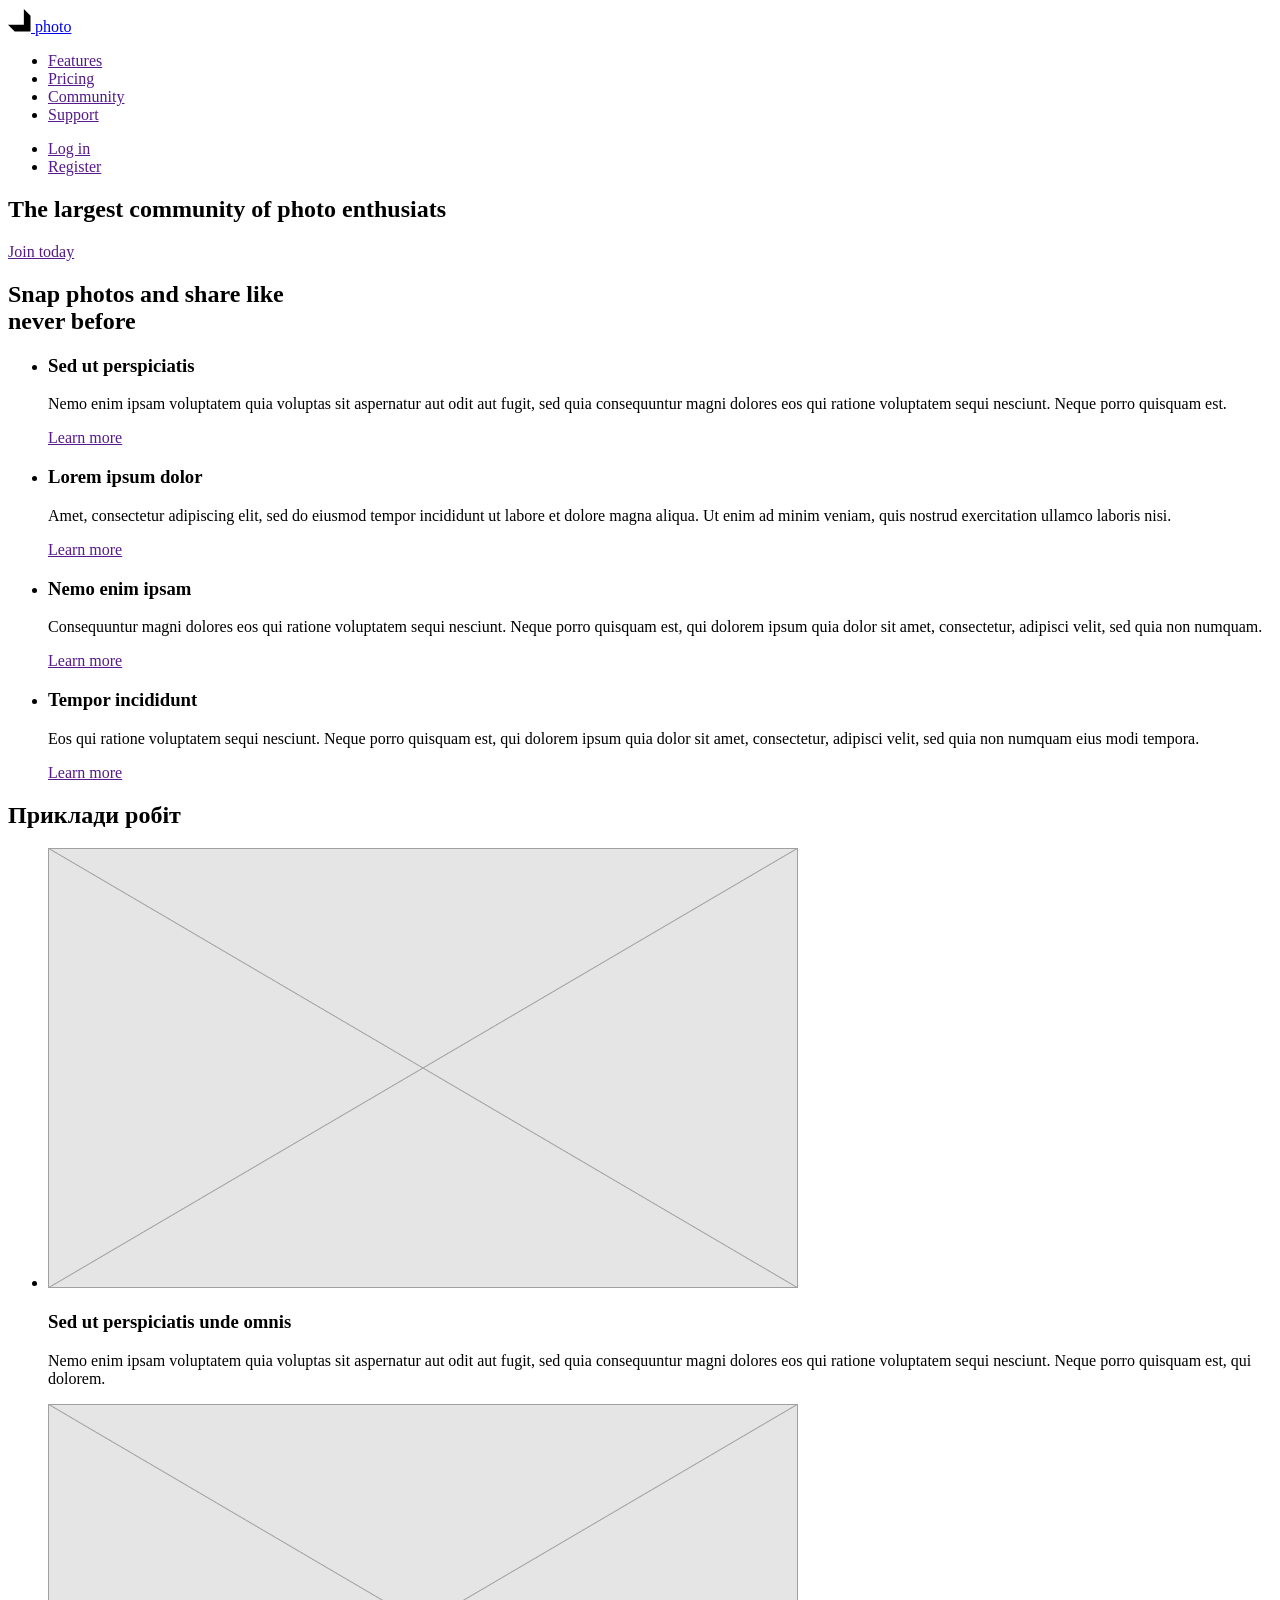
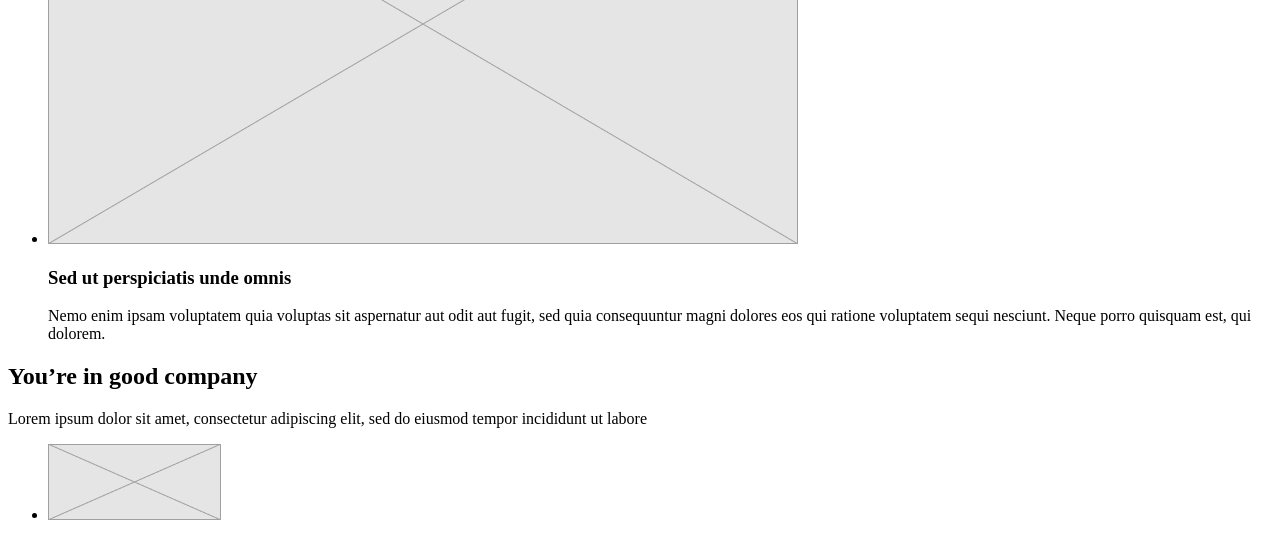
<file: index.html>
<!DOCTYPE html>
<html lang="en">
<head>
    <meta charset="UTF-8">
    <meta http-equiv="X-UA-Compatible" content="IE=edge">
    <meta name="viewport" content="width=device-width, initial-scale=1.0">
    <title>maket1</title>
</head>
<body>
    <!-- Шапка -->
    <header>
        <nav>
        <a href="/">
            <img src="./images/logo.svg" alt="логотип компании"/>
            photo
        </a>
        
        <ul>
            <li><a href="">Features</a></li>
            <li><a href="">Pricing</a></li>
            <li><a href="">Community</a></li>
            <li><a href="">Support</a></li>
        </ul>

        <ul>
            <li><a href="">Log in</a></li>
            <li><a href="">Register</a></li>
        </ul>
    </nav>
    </header>
    <!-- Герой -->
    <div>
        <section>
            <h1>The largest community of photo enthusiats</h1>
            <a href="">Join today</a>
        </section>
    </div>
    <!-- Преимущество -->
    <section>
        <h2>Snap photos and share like <br> never before</h2>
        <ul>
            <li>
                <h3>Sed ut perspiciatis</h3>
                <p>Nemo enim ipsam voluptatem quia voluptas sit aspernatur aut odit aut fugit, sed quia consequuntur magni dolores eos qui ratione voluptatem sequi nesciunt. Neque porro quisquam est.</p>
                <a href="">Learn more</a>
            </li>
            <li>
                <h3>Lorem ipsum dolor</h3>
                <p>Amet, consectetur adipiscing elit, sed do eiusmod tempor incididunt ut labore et dolore magna aliqua. Ut enim ad minim veniam, quis nostrud exercitation ullamco laboris nisi.</p>
                <a href="">Learn more</a>
            </li>
            <li>
                <h3>Nemo enim ipsam</h3>
                <p>Consequuntur magni dolores eos qui ratione voluptatem sequi nesciunt. Neque porro quisquam est, qui dolorem ipsum quia dolor sit amet, consectetur, adipisci velit, sed quia non numquam.</p>
                <a href="">Learn more</a>
            </li>
            <li>
                <h3>Tempor incididunt</h3>
                <p>Eos qui ratione voluptatem sequi nesciunt. Neque porro quisquam est, qui dolorem ipsum quia dolor sit amet, consectetur, adipisci velit, sed quia non numquam eius modi tempora.</p>
                <a href="">Learn more</a>
            </li>
        </ul>
    </section>

<!-- примеры работ -->
    <section>
        <h2>Приклади робіт</h2>
        <ul>
            <li>
                <img src="./images/Rectangle.png" alt="приклад1" width="750">
                <h3>Sed ut perspiciatis unde omnis</h3>
                <p>Nemo enim ipsam voluptatem quia voluptas sit aspernatur aut odit aut fugit, sed quia consequuntur magni dolores eos qui ratione voluptatem sequi nesciunt. Neque porro quisquam est, qui dolorem.</p>
            </li>
            <li>
                <img src="./images/Rectangle.png" alt="приклад2" width="750">
                <h3>Sed ut perspiciatis unde omnis</h3>
                <p>Nemo enim ipsam voluptatem quia voluptas sit aspernatur aut odit aut fugit, sed quia consequuntur magni dolores eos qui ratione voluptatem sequi nesciunt. Neque porro quisquam est, qui dolorem.</p>
            </li>
        </ul>
    </section>

    <section>
        <h2>You’re in good company</h2>
        <p>Lorem ipsum dolor sit amet, consectetur adipiscing elit, sed do eiusmod tempor incididunt ut labore</p>
        <ul>
            <li>
                <a href="">
                <img src="./images/Rectangle (1).png" alt="Логотип1">
                </a>
            </li>
        </ul>
    </section>


</body>
</html>
</file>
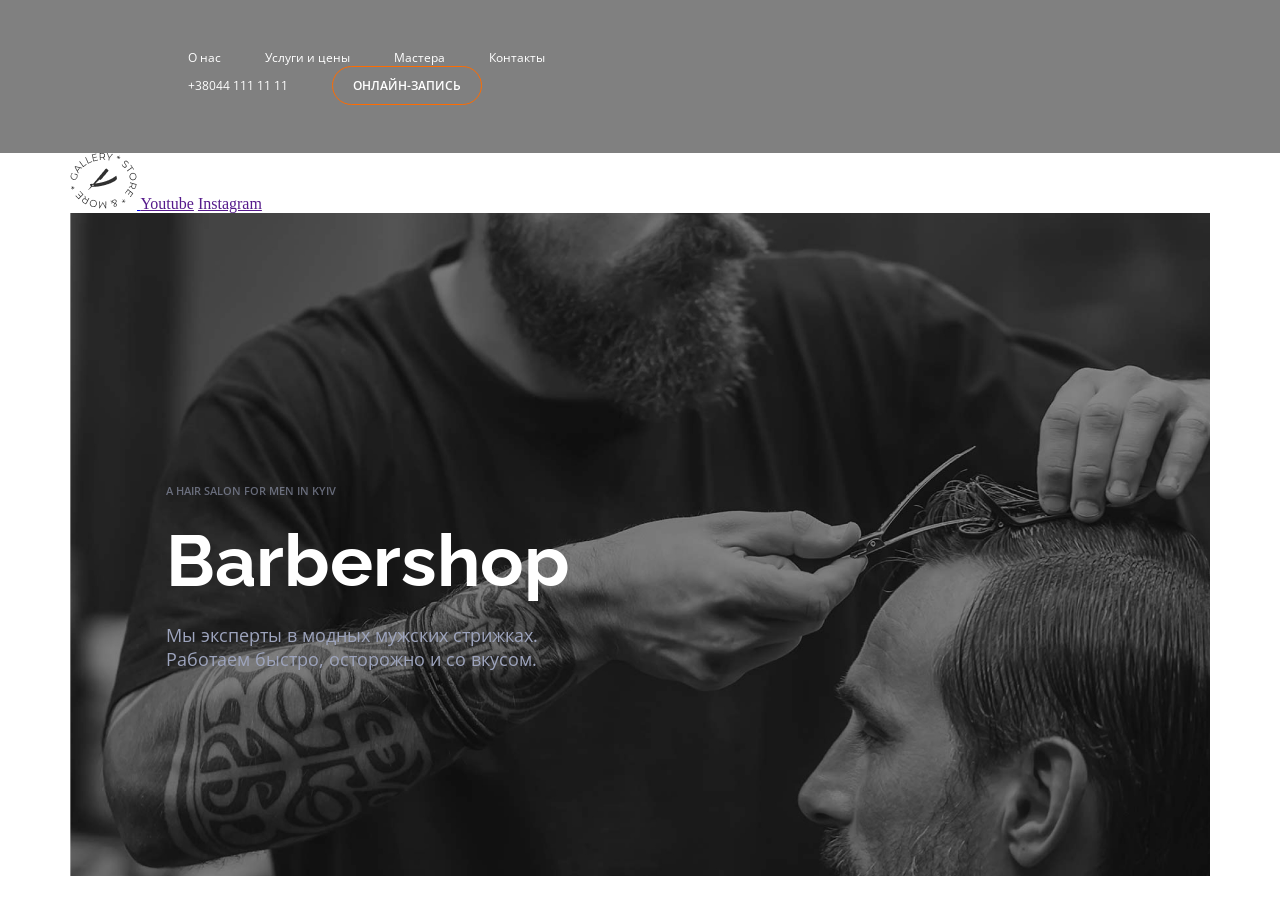
<file: barbershop.html>
<!DOCTYPE html>
<html lang="en">
<head>
    <meta charset="UTF-8">
    <meta http-equiv="X-UA-Compatible" content="IE=edge">
    <meta name="viewport" content="width=device-width, initial-scale=1.0">
    <title>Barbershop</title>
    <link href="https://fonts.googleapis.com/css2?family=Open+Sans:wght@400;600;700&family=Raleway:wght@700&display=swap" rel="stylesheet" >
    <link rel="stylesheet" href="./css/barbershop.css">
    
</head>


<body>
<header class="header">
    <nav class="navigation">
      <a href="#hero" class="navigation-link">О нас</a>
      <a href="#prices" class="navigation-link">Услуги и цены</a>
      <a href="#masters" class="navigation-link">Мастера</a>
      <a href="#contactus" class="navigation-link">Контакты</a>
    </nav> 

    <div class="div contact">
    <a href="tel:+380441111111" class="phone">+38044 111 11 11</a>
    <button class="reserv">Онлайн-запись</button>
    </div>
</header>

<main>
       <section class="hero" id="hero">
        <div class="container">
          <div class="social">
           <a href="#hero" class="logo">
               <img src="./images/Logobarber.png" alt="logo" class="logo-img">
           </a>
           <a href="" class="yotube">Youtube</a>
           <a href="" class="instagram">Instagram</a>
           </div>
           <div class="hero-container">
              <p class="intro">A hair salon for men in Kyiv</p>
              <h1 class="title">Barbershop</h1>
              <p class="hero-description">Мы эксперты в модных мужских стрижках. 
                Работаем быстро, осторожно и со вкусом.</p>
           </div>
        </div>
       </section>
       <section class="description"></section>
       <section class="prices" id="prices"></section>
       <section class="info"></section>
       <section class="masters" id="masters"></section>
       <section class="gallery"></section>
       <section class="contact-us" id="contactus"></section>
</main>

<footer class="footer">
</footer>
</body>

</html>
</file>
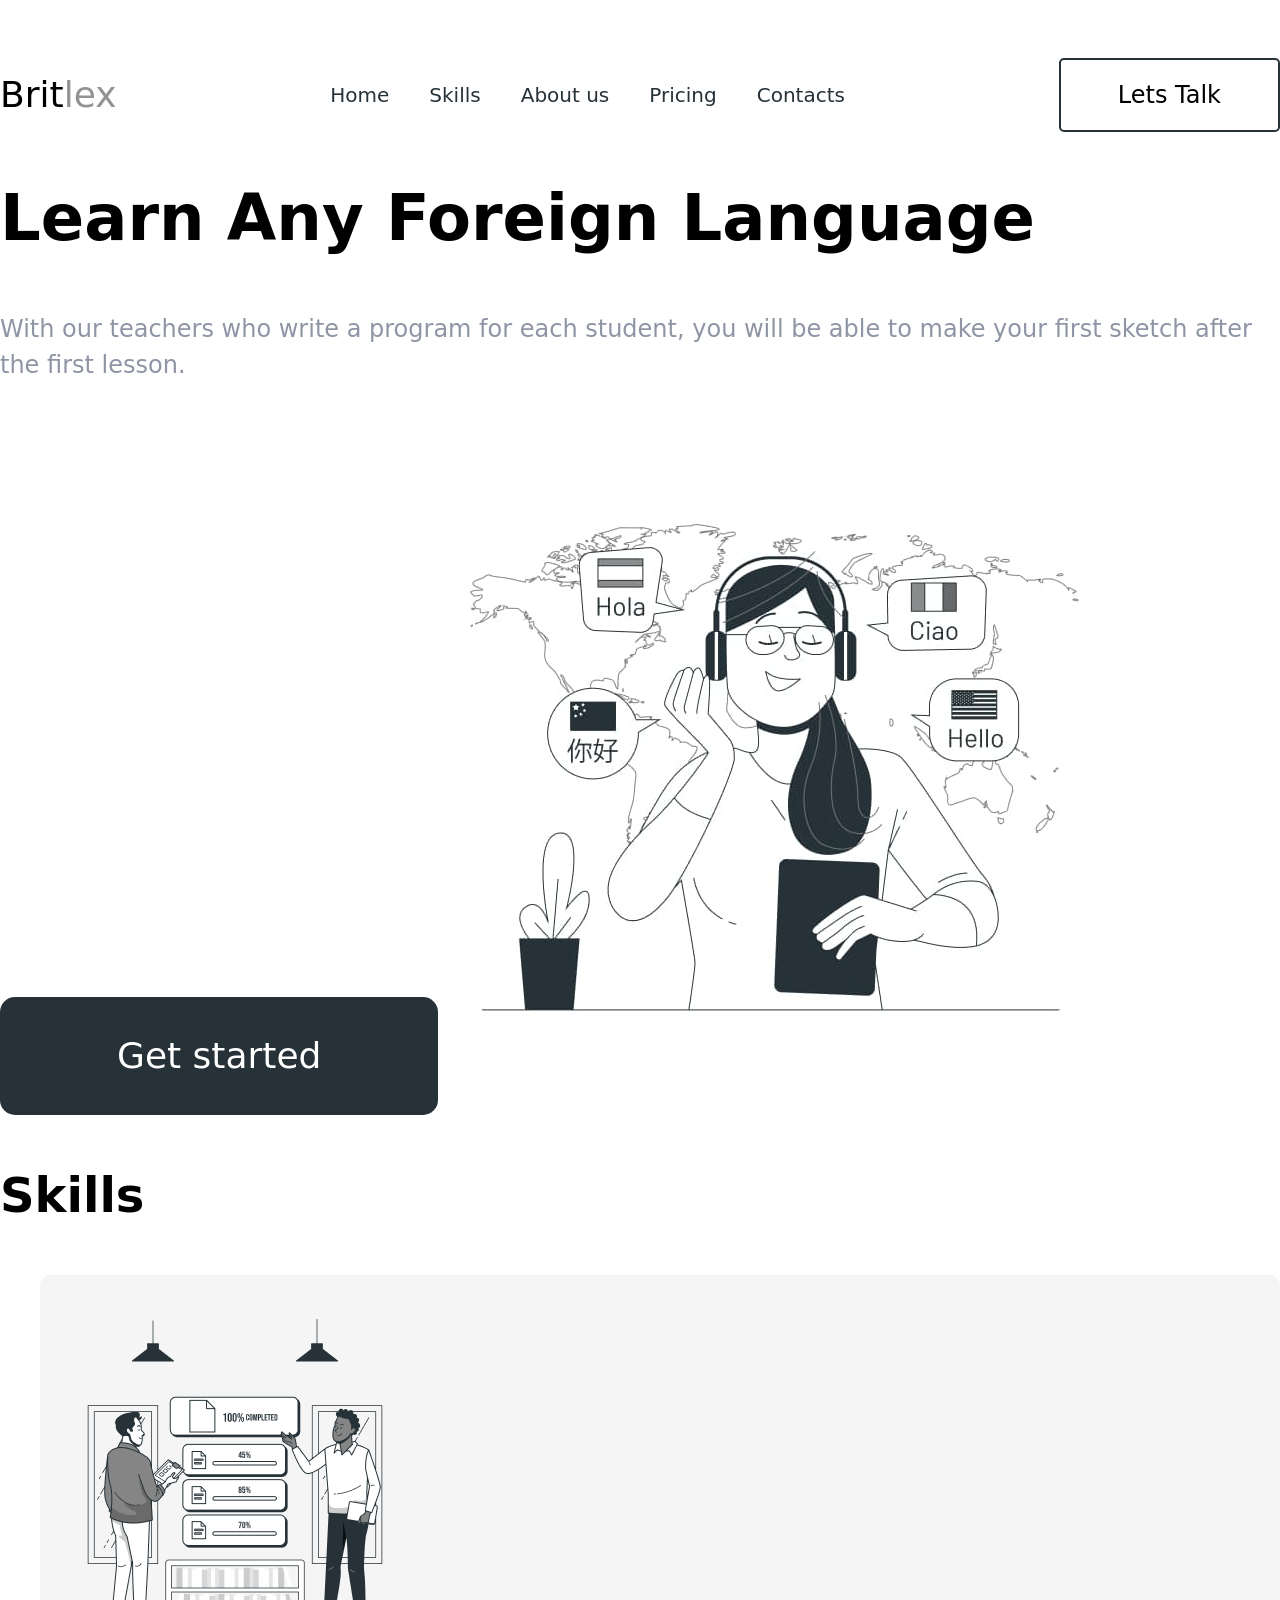
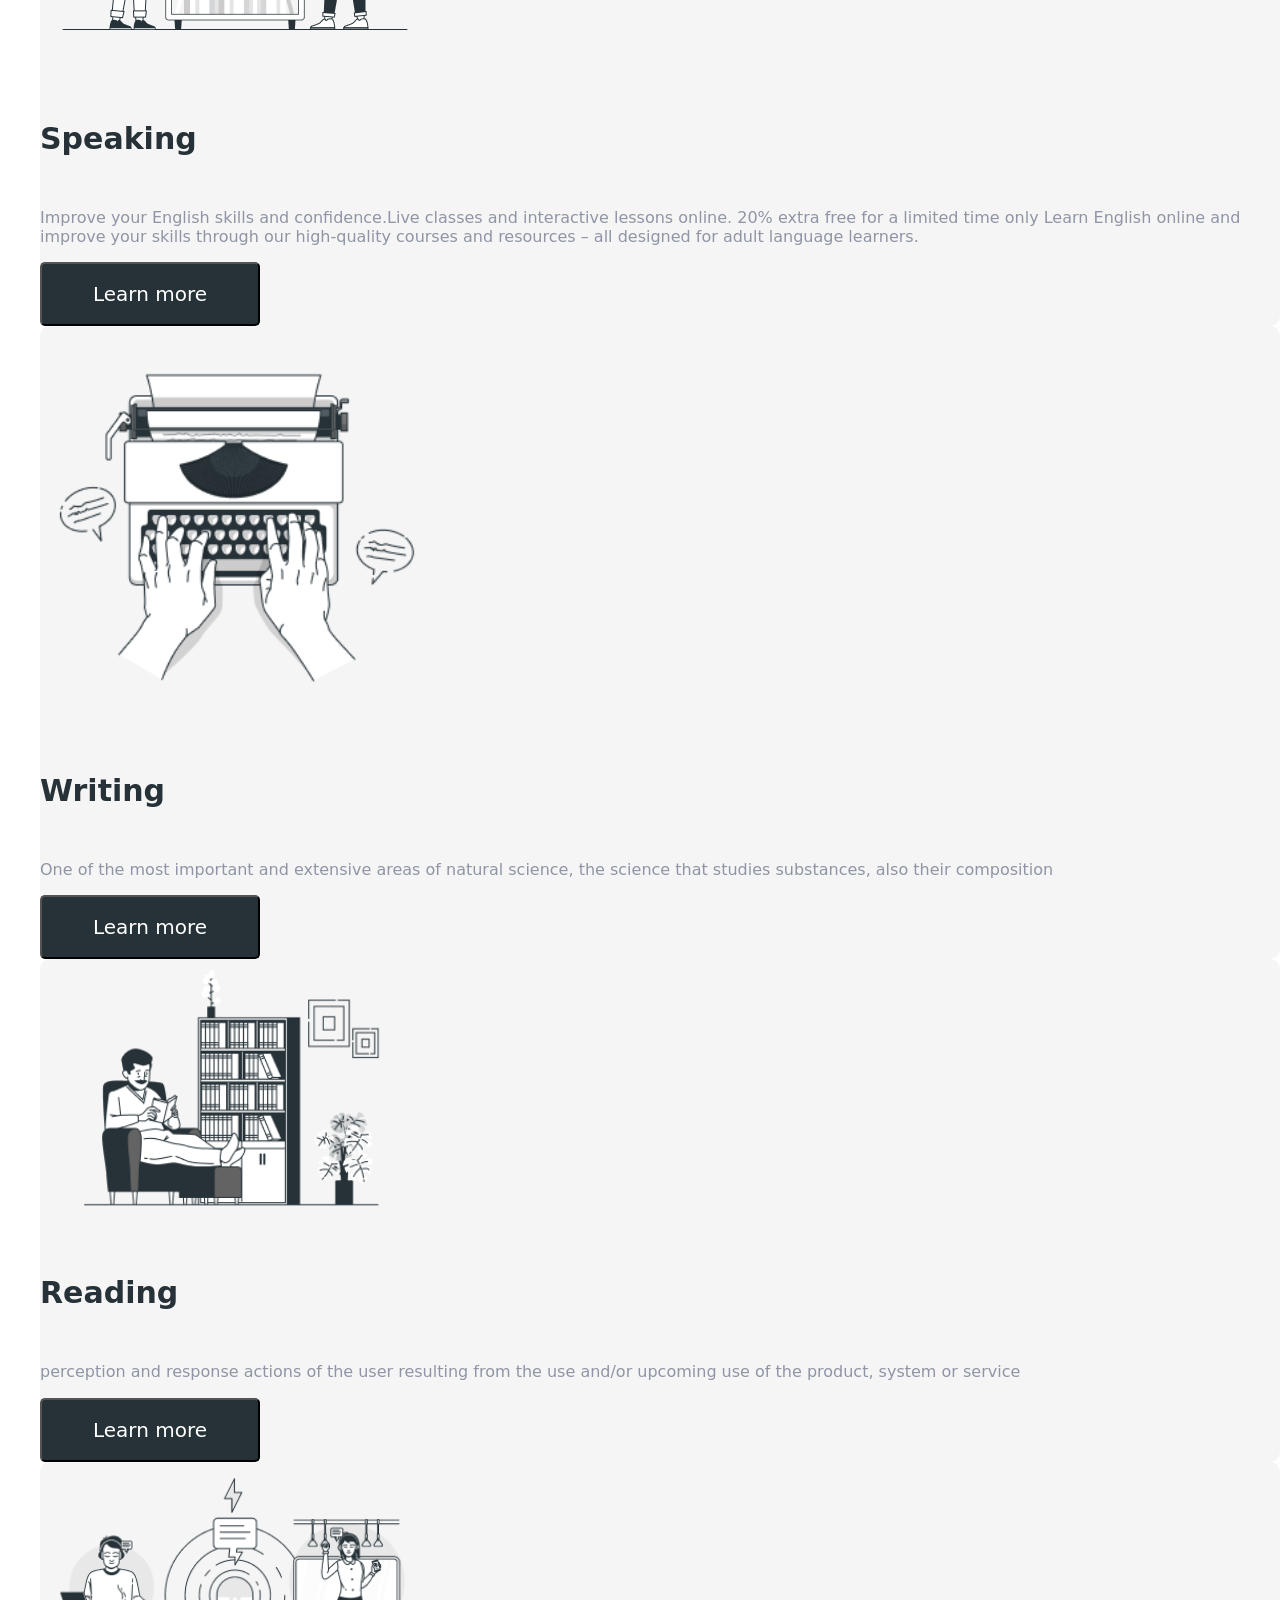
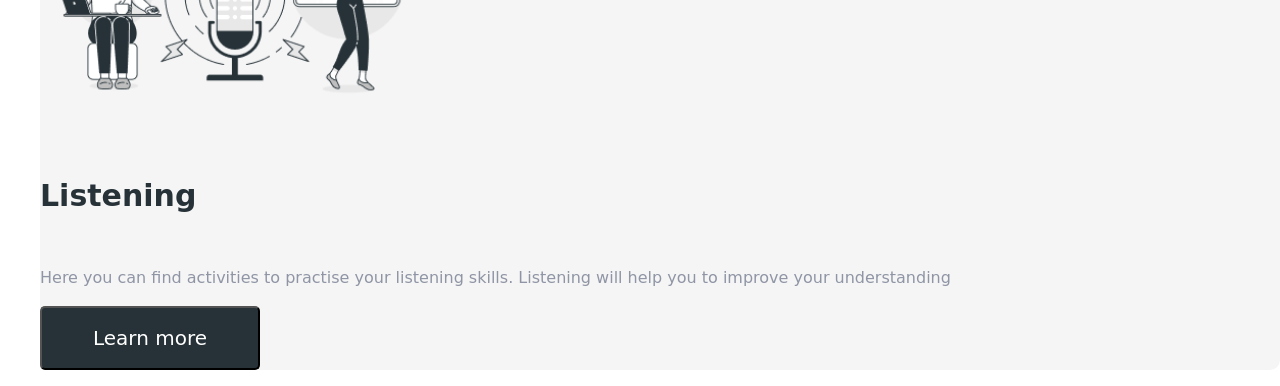
<file: britlex.html>
<!DOCTYPE html>
<html lang="en">
<head>
    <meta charset="UTF-8">
    <meta http-equiv="X-UA-Compatible" content="IE=edge">
    <meta name="viewport" content="width=device-width, initial-scale=1.0">
    <link rel="stylesheet" href="./css/britlex.css">
    <link rel="stylesheet" href="https://cdnjs.cloudflare.com/ajax/libs/modern-normalize/1.1.0/modern-normalize.css">
    <link rel="stylesheet" href="https://fonts.googleapis.com/css2?family=Poppins:wght@400;500;600&family=Raleway:wght@700&display=swap">
    <title>Britlex</title>
</head>
<body>
    <header class="header">
        <div class="container">
        <a class="link site-logo" href="/">Brit<span class="site-logo-accent">lex</span></a>
        <nav>
            <ul class="nav-list list">
                <li class="nav-item"><a class="link" href="">Home</a></li>
                <li class="nav-item"><a class="link" href="#skills">Skills</a></li>
                <li class="nav-item"><a class="link" href="">About us</a></li>
                <li class="nav-item"><a class="link" href="">Pricing</a></li>
                <li class="nav-item"><a class="link" href="">Contacts</a></li>   
            </ul>
        </nav>
       <button type="button" class="header-btn">Lets Talk</button>
        </div>
    </header>


    <section class="section">
        <div class="container">
        <h1 class="hero-title">Learn Any Foreign Language</h1>
        <p class="hero-description">With our teachers who write a program for each student, you will be able to make your first sketch after the first lesson.</p>
        <button class="button hero-btn" type="button">Get started</button>
        <img src="./images/img1.jpg" alt="girl" width="661" height="661">
        </div>
    </section>

    <section id="skills" class="section">
     
        <h2 class="section-title">Skills</h2>
        <ul class="list">
            <li class="skills-item">
            <img src="./images/speaking.png" alt="speak" width="390px">
            <h3 class="skills-list-title">Speaking</h3>
            <p>Improve your English skills and confidence.Live classes and interactive lessons online. 20% extra free for a limited time only
                Learn English online and improve your skills through our high-quality courses and resources – all designed for adult language learners.</p>
            <button class="skills-btn">Learn more</button>
            </li>

            <li class="skills-item">
            <img src="./images/writing.png" alt="writing" width="390px">
            <h3 class="skills-list-title">Writing</h3>
            <p>One of the most important and extensive areas of natural science, the science that studies substances, also their composition </p>
            <button class="skills-btn">Learn more</button>
            </li>

            <li class="skills-item">
            <img src="./images/reading.png" alt="reading" width="390px">
            <h3 class="skills-list-title">Reading</h3>
            <p>perception and response actions of the user resulting from the use and/or upcoming use of the product, system or service</p>
            <button class="skills-btn">Learn more</button>
            </li>

            <li class="skills-item">
            <img src="./images/listening.png" alt="listening" width="390px">
            <h3 class="skills-list-title">Listening</h3>
            <p class="skills-list-text">Here you can find activities to practise your listening skills. Listening will help you to improve your understanding </p>
            <button class="skills-btn">Learn more</button>
            </li>
        </ul>
        
    </section>



    
</body>

</html>
</file>
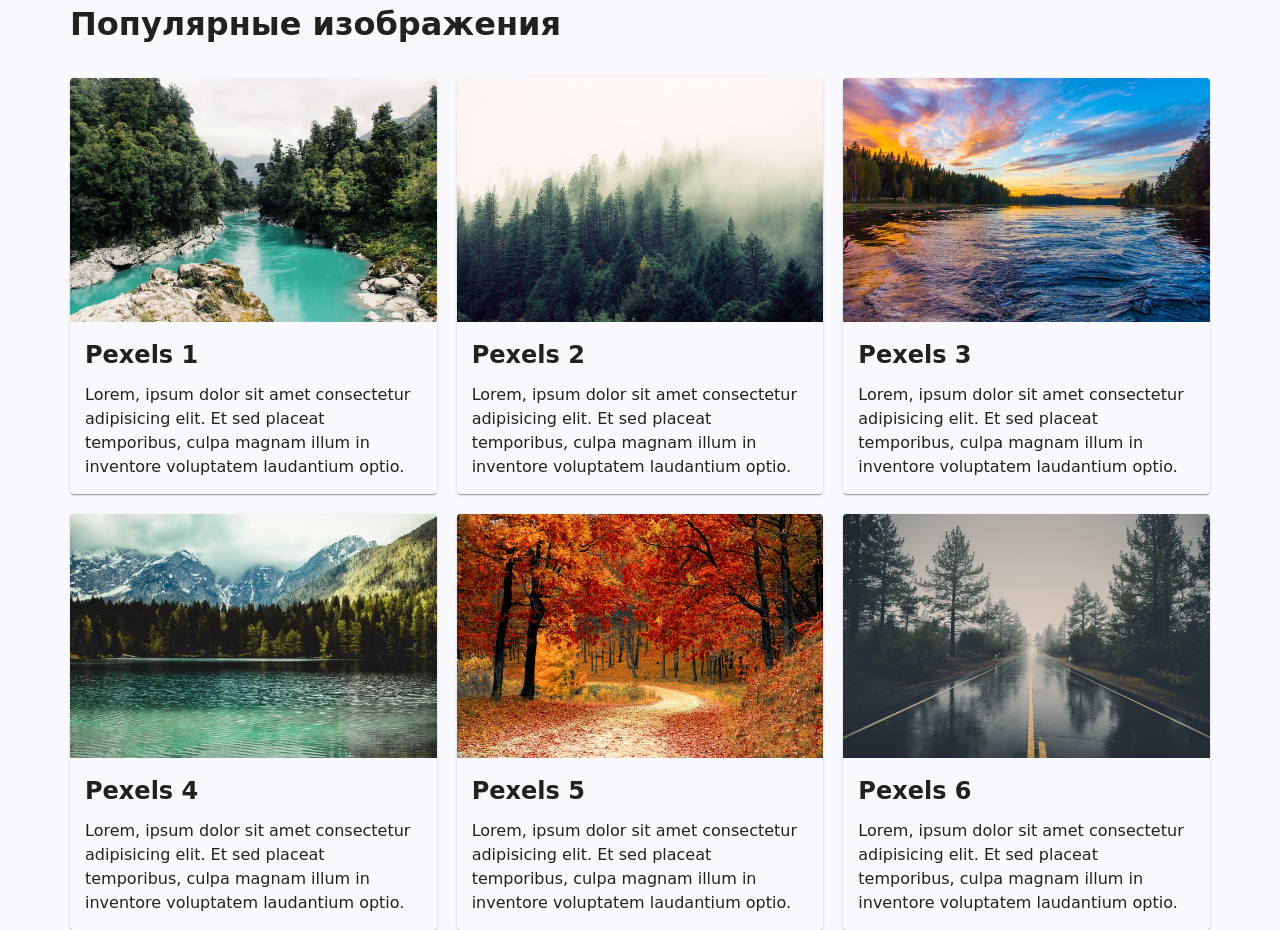
<file: flex.html>
<!DOCTYPE html>
<html lang="ru">
  <head>
    <meta charset="UTF-8" />
    <meta name="viewport" content="width=device-width, initial-scale=1.0" />
    <title>Сетка элементов на флексах</title>
    <link
      rel="stylesheet"
      href="https://cdnjs.cloudflare.com/ajax/libs/modern-normalize/1.0.0/modern-normalize.min.css"
      integrity="sha512-ISS7cAi1PEhQ8jnbJpJZMd29NlhNj4AWYyLOSp2CE/CsHxTCu+r+t0D2yoJudVrd0/8fTVPUVDzY5Tvli75u/g=="
      crossorigin="anonymous"
    />
    <link rel="stylesheet" href="css/flex.css" />
  </head>
  <body>
    <div class="container">
      <h1 class="page-title">Популярные изображения</h1>

      <ul class="card-set">
        <li class="item">
          <article class="card">
            <div class="card-thumb">
              <img src="images/pexels-1.jpg" alt="" />
            </div>

            <div class="card-content">
              <h2 class="card-heading">Pexels 1</h2>
              <p class="card-text">
                Lorem, ipsum dolor sit amet consectetur adipisicing elit. Et sed
                placeat temporibus, culpa magnam illum in inventore voluptatem
                laudantium optio.
              </p>
            </div>
          </article>
        </li>

        <li class="item">
          <article class="card">
            <div class="card-thumb">
              <img src="images/pexels-2.jpg" alt="" />
            </div>

            <div class="card-content">
              <h2 class="card-heading">Pexels 2</h2>
              <p class="card-text">
                Lorem, ipsum dolor sit amet consectetur adipisicing elit. Et sed
                placeat temporibus, culpa magnam illum in inventore voluptatem
                laudantium optio.
              </p>
            </div>
          </article>
        </li>

        <li class="item">
          <article class="card">
            <div class="card-thumb">
              <img src="images/pexels-3.jpg" alt="" />
            </div>

            <div class="card-content">
              <h2 class="card-heading">Pexels 3</h2>
              <p class="card-text">
                Lorem, ipsum dolor sit amet consectetur adipisicing elit. Et sed
                placeat temporibus, culpa magnam illum in inventore voluptatem
                laudantium optio.
              </p>
            </div>
          </article>
        </li>

        <li class="item">
          <article class="card">
            <div class="card-thumb">
              <img src="images/pexels-4.jpg" alt="" />
            </div>

            <div class="card-content">
              <h2 class="card-heading">Pexels 4</h2>
              <p class="card-text">
                Lorem, ipsum dolor sit amet consectetur adipisicing elit. Et sed
                placeat temporibus, culpa magnam illum in inventore voluptatem
                laudantium optio.
              </p>
            </div>
          </article>
        </li>

        <li class="item">
          <article class="card">
            <div class="card-thumb">
              <img src="images/pexels-5.jpg" alt="" />
            </div>

            <div class="card-content">
              <h2 class="card-heading">Pexels 5</h2>
              <p class="card-text">
                Lorem, ipsum dolor sit amet consectetur adipisicing elit. Et sed
                placeat temporibus, culpa magnam illum in inventore voluptatem
                laudantium optio.
              </p>
            </div>
          </article>
        </li>

        <li class="item">
          <article class="card">
            <div class="card-thumb">
              <img src="images/pexels-6.jpg" alt="" />
            </div>

            <div class="card-content">
              <h2 class="card-heading">Pexels 6</h2>
              <p class="card-text">
                Lorem, ipsum dolor sit amet consectetur adipisicing elit. Et sed
                placeat temporibus, culpa magnam illum in inventore voluptatem
                laudantium optio.
              </p>
            </div>
          </article>
        </li>
      </ul>
    </div>
  </body>
</html>
</file>
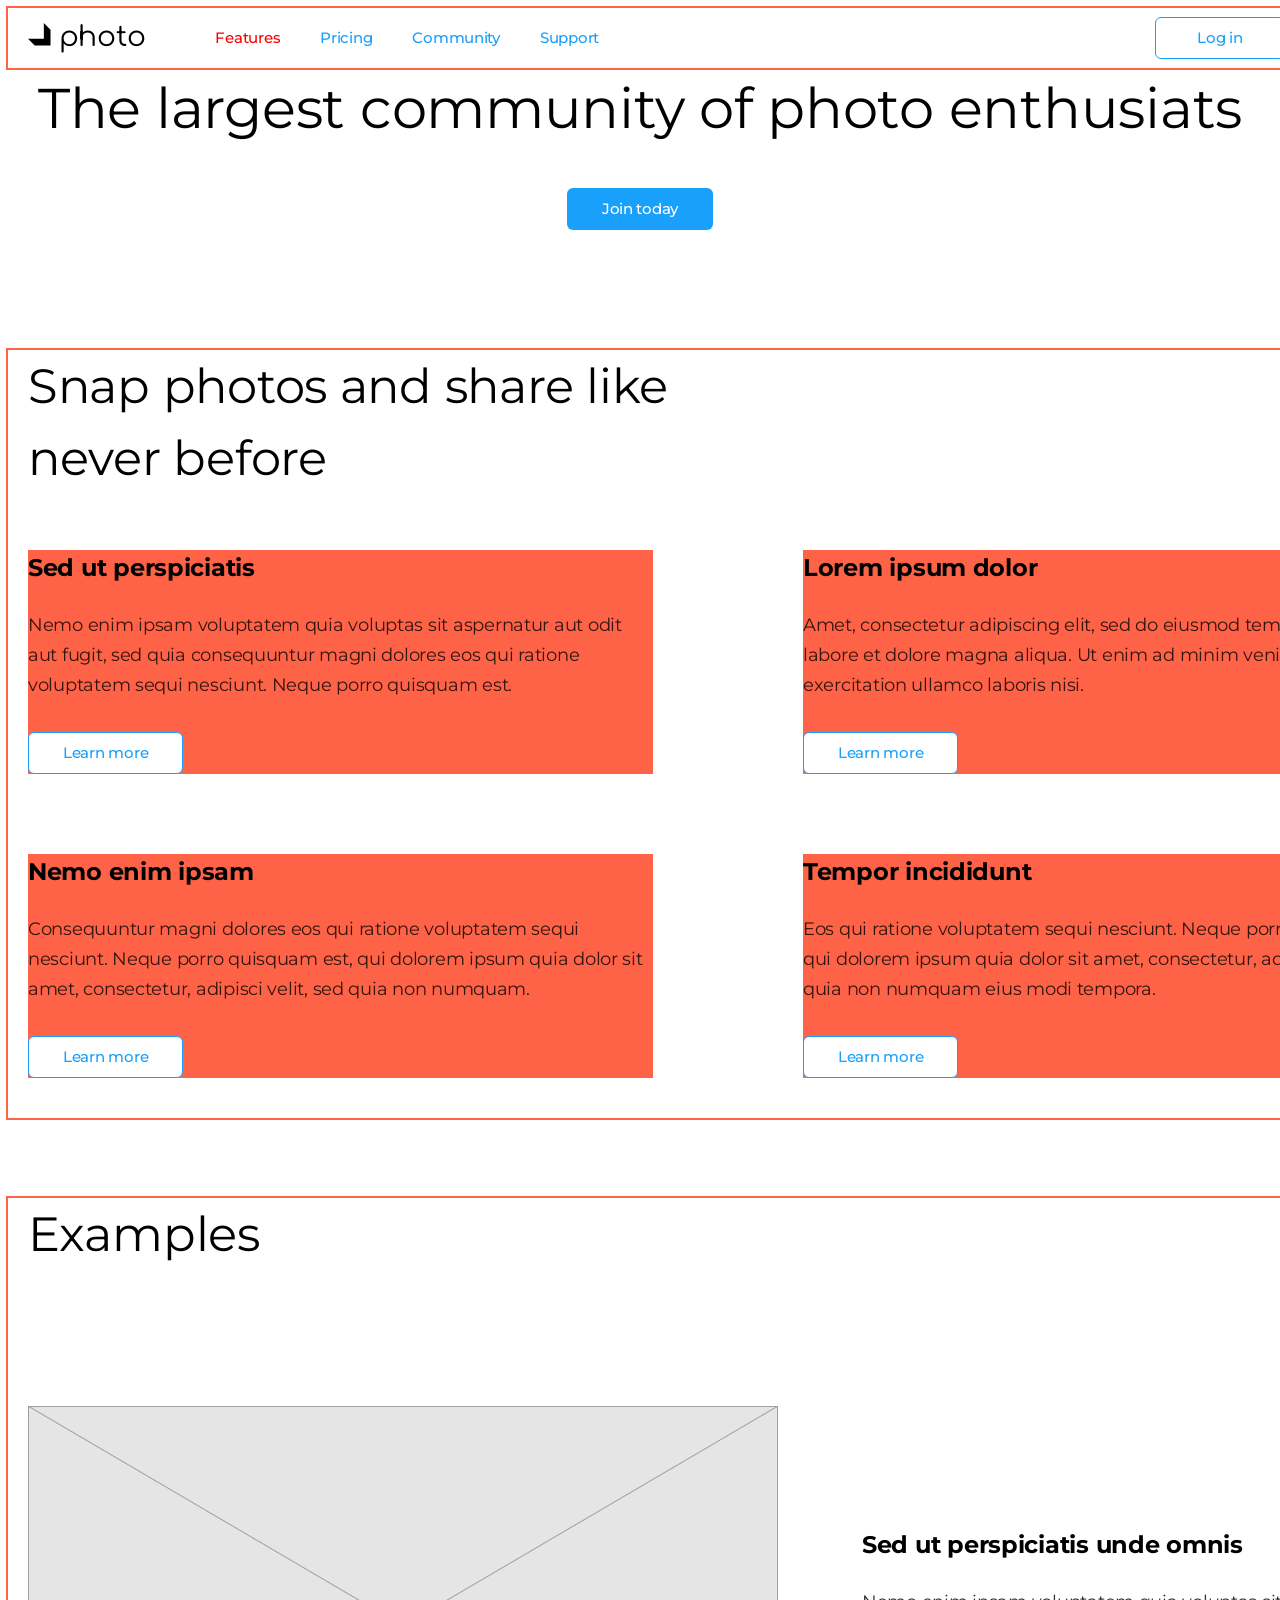
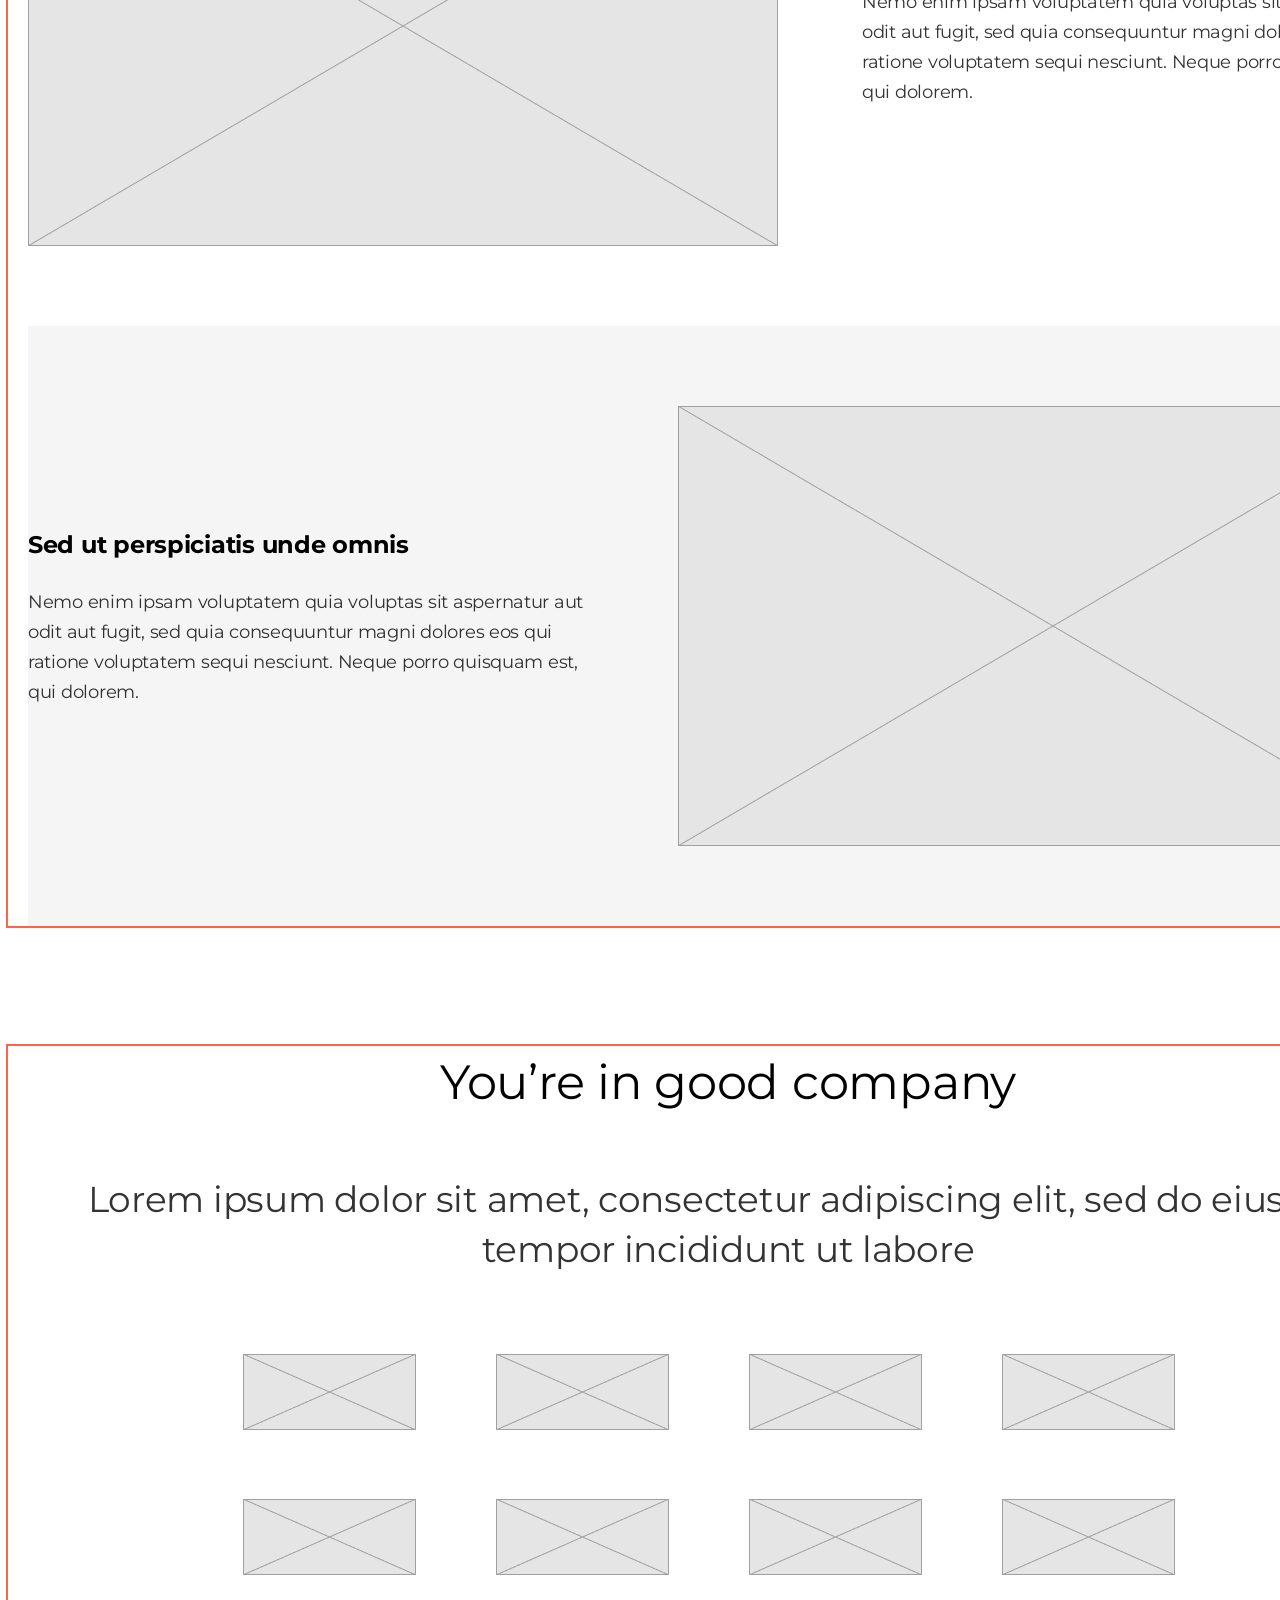
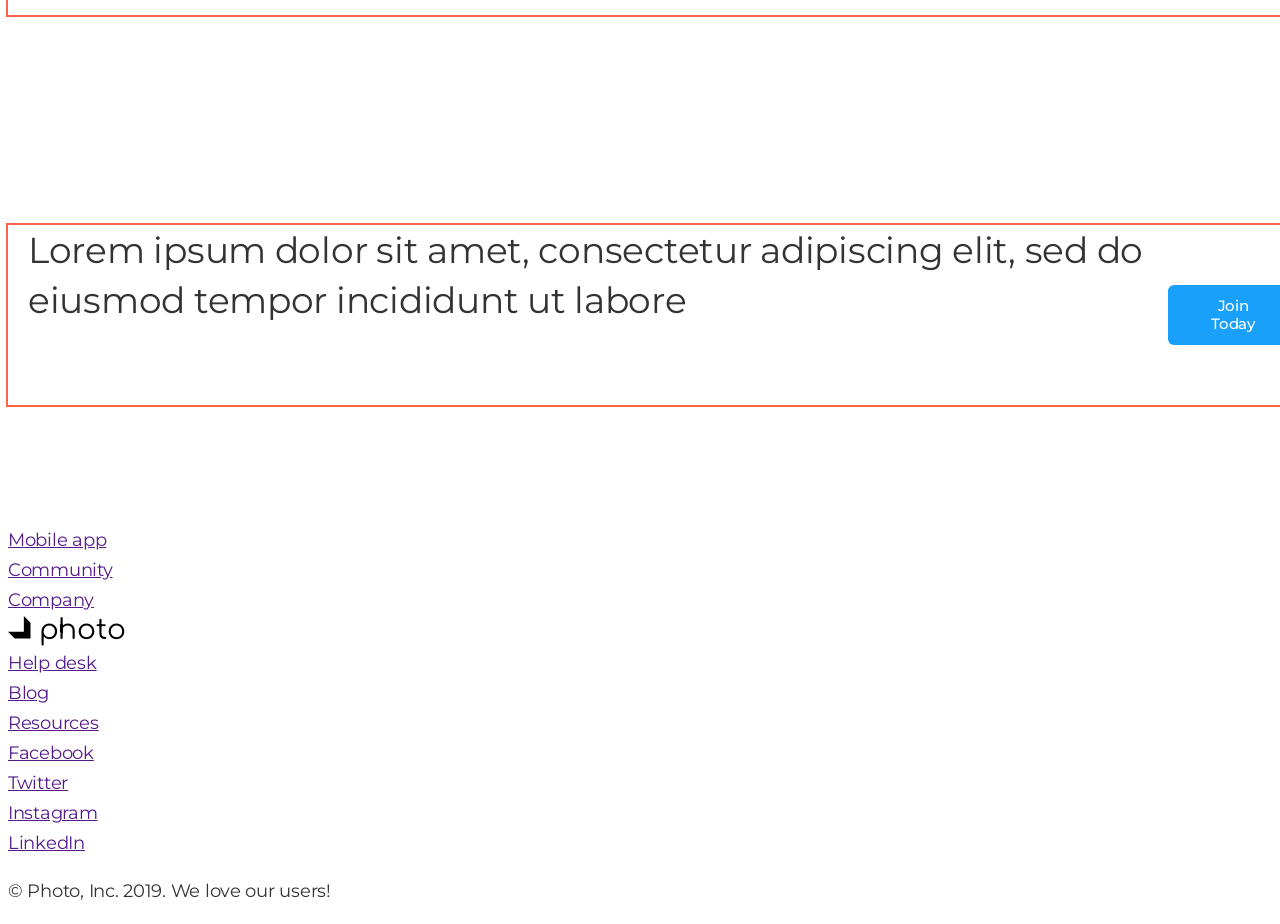
<file: maket1.html>
<!DOCTYPE html>
<html lang="en">
<head>
    <meta charset="UTF-8">
    <meta http-equiv="X-UA-Compatible" content="IE=edge">
    <meta name="viewport" content="width=device-width, initial-scale=1.0">
    <title>maket1</title>
    <link href="https://fonts.googleapis.com/css2?family=Comfortaa&family=Montserrat:wght@400;500;700&display=swap"
    rel="stylesheet"/>
    <link rel="stylesheet" href="./css/styles.css">
</head>

<body class="page">
<!-- Шапка -->
    <header class="page-header">
        <nav class="container main-nav">
        <a href="" class="logo">
            <img src="./images/logo.svg" alt="логотип компании"/>
            photo
        </a>
        
        <ul class="site-nav list">
            <li class="site-nav item"><a href="" class ="link current">Features</a></li>
            <li class="site-nav item"><a href="" class ="link">Pricing</a></li>
            <li class="site-nav item"><a href="" class ="link">Community</a></li>
            <li class="site-nav item"><a href="" class ="link">Support</a></li>
        </ul>

        <ul class="auth-nav list">
            <li class="item"><a href="" class="button secondary">Log in</a></li>
            <li class="item"><a href="" class="button primary">Register</a></li>
        </ul>
    </nav>
    </header>
<main>
<!-- Герой -->
   <section class="hero">
            <h1 class="hero-title">The largest community of photo enthusiats</h1>
            <a href="" class="button primary">Join today</a>
   </section>

<!-- Преимущество -->
    <section class="section">
        <div class="container">
        <h2 class="section-title">Snap photos and share like <br> never before</h2>
        
        <ul class="feature-list list">
            <li class="feature-list item">
                <h3 class="title">Sed ut perspiciatis</h3>
                <p>Nemo enim ipsam voluptatem quia voluptas sit aspernatur aut odit aut fugit, sed quia consequuntur magni dolores eos qui ratione voluptatem sequi nesciunt. Neque porro quisquam est.</p>
                <a href="" class="button secondary">Learn more</a>
            </li>
            <li class="feature-list item">
                <h3 class="title">Lorem ipsum dolor</h3>
                <p>Amet, consectetur adipiscing elit, sed do eiusmod tempor incididunt ut labore et dolore magna aliqua. Ut enim ad minim veniam, quis nostrud exercitation ullamco laboris nisi.</p>
                <a href="" class="button secondary">Learn more</a>
            </li>
            <li class="feature-list item">
                <h3 class="title">Nemo enim ipsam</h3>
                <p>Consequuntur magni dolores eos qui ratione voluptatem sequi nesciunt. Neque porro quisquam est, qui dolorem ipsum quia dolor sit amet, consectetur, adipisci velit, sed quia non numquam.</p>
                <a href="" class="button secondary">Learn more</a>
            </li>
            <li class="feature-list item">
                <h3 class="title">Tempor incididunt</h3>
                <p>Eos qui ratione voluptatem sequi nesciunt. Neque porro quisquam est, qui dolorem ipsum quia dolor sit amet, consectetur, adipisci velit, sed quia non numquam eius modi tempora.</p>
                <a href="" class="button secondary">Learn more</a>
            </li>
        </ul>
        </div>
    </section>

<!-- Примеры работ -->
     <section class="section no-padding">
        <div class="container">
        <h2 class="section-title">Examples</h2>
        <ul class="work-list list">
            <li class="item">
                <img src="./images/Rectangle.png" alt="приклад1" width="750">
                <div class="content">
                <h3 class="title">Sed ut perspiciatis unde omnis</h3>
                <p>Nemo enim ipsam voluptatem quia voluptas sit aspernatur aut odit aut fugit, sed quia consequuntur magni dolores eos qui ratione voluptatem sequi nesciunt. Neque porro quisquam est, qui dolorem.</p>
                </div>
            </li>
            <li class="item">
                <img src="./images/Rectangle.png" alt="приклад2" width="750">
                <div class="content">
                <h3 class="title">Sed ut perspiciatis unde omnis</h3>
                <p>Nemo enim ipsam voluptatem quia voluptas sit aspernatur aut odit aut fugit, sed quia consequuntur magni dolores eos qui ratione voluptatem sequi nesciunt. Neque porro quisquam est, qui dolorem.</p>
            </div>
            </li>
        </ul>
    </div>
    </section>

<!-- Логотипи -->
    <section class="section">
    <div class="container">
        <h2 class="section-title centered">You’re in good company</h2>
        <p class="section-description centered">Lorem ipsum dolor sit amet, consectetur adipiscing elit, sed do eiusmod tempor incididunt ut labore</p>
        <ul class="client-list list">
            <li>
                <a href="">
                <img src="./images/Rectangle1.png" alt="Логотип1">
                </a>
            </li>
            <li>
                <a href="">
                <img src="./images/Rectangle1.png" alt="Логотип1">
                </a>
            </li>
            <li>
                <a href="">
                <img src="./images/Rectangle1.png" alt="Логотип1">
                </a>
            </li>
            <li>
                <a href="">
                <img src="./images/Rectangle1.png" alt="Логотип1">
                </a>
            </li>
            <li>
                <a href="">
                <img src="./images/Rectangle1.png" alt="Логотип1">
                </a>
            </li>
            <li>
                <a href="">
                <img src="./images/Rectangle1.png" alt="Логотип1">
                </a>
            </li>
            <li>
                <a href="">
                <img src="./images/Rectangle1.png" alt="Логотип1">
                </a>
            </li>
            <li>
                <a href="">
                <img src="./images/Rectangle1.png" alt="Логотип1">
                </a>
            </li>
        </ul>
       </div>
    </section>

    <!-- Signur -->
    <section class="section">
        <div class="contactus container">
<p class="section-description">Lorem ipsum dolor sit amet, consectetur adipiscing elit, sed do eiusmod tempor incididunt ut labore</p>
<div class="contact-buttons">
<a href="" class="button primary">Join Today</a>
<a href="" class="button secondary">Contact us</a>
</div>
</div>
    </section>
</main>

<!-- Футер -->
    <footer>
        <ul class="list">
            <li><a href="">Mobile app</a></li>
            <li><a href="">Community</a></li>
            <li><a href="">Company</a></li>
        </ul>
        <a href="" class="logo">
            <img src="./images/logo.svg" alt="логотип компании"/>
            photo
        </a>
        <ul class="list">
            <li><a href="">Help desk</a></li>
            <li><a href="">Blog</a></li>
            <li><a href="">Resources</a></li>
        </ul>
        <ul class="list">
            <li><a href="" aria-label="Link Facebook">Facebook</a></li>
            <li><a href="" aria-label="Link Twitter" >Twitter</a></li>
            <li><a href="" aria-label="Link Instagram">Instagram</a></li>
            <li><a href="" aria-label="Link LinkedIn">LinkedIn</a></li>
        </ul>
        <p>
            &copy; Photo, Inc. 2019. We love our users!
        </p>
    </footer>


</body>
</html>
</file>
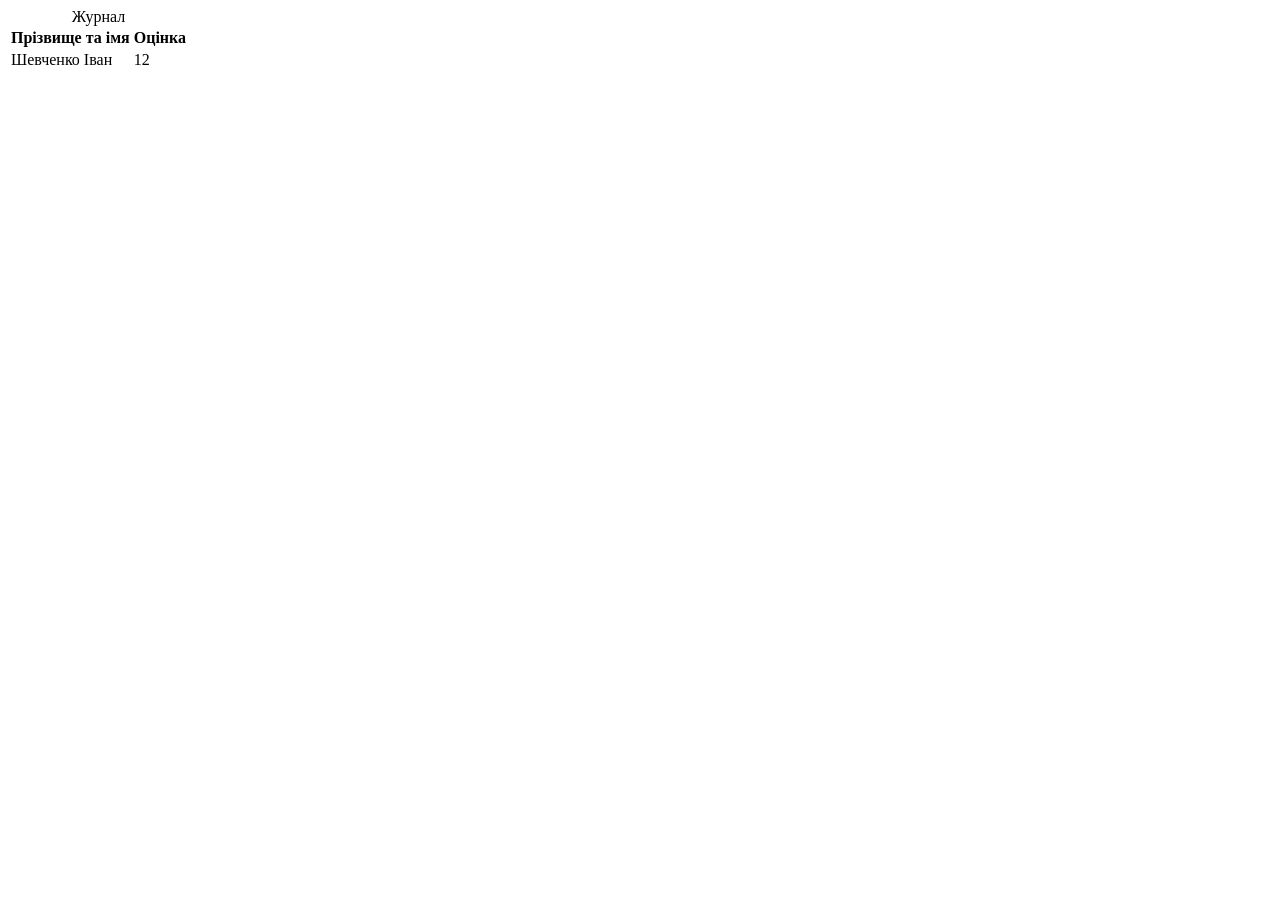
<file: table.html>
<!DOCTYPE html>
<html lang="en">
<head>
    <meta charset="UTF-8">
    <meta http-equiv="X-UA-Compatible" content="IE=edge">
    <meta name="viewport" content="width=<device-width>, initial-scale=1.0">
    <title>Document</title>
</head>
<body>
    <table>
        <thead></thead>
        <caption>Журнал</caption>
    <tbody>
      <tr>
        <th>Прізвище та імя</th>
        <th>Оцінка</th>
      </tr>
      <tr>
        <td>Шевченко Іван</td>
        <td>12</td>
      </tr>
    </tbody>
    </table>

</body>
</html>
</file>
<file: css/barbershop.css>
* {
    margin: 0;
    padding: 0;
}

.header {
    padding:48px 62px 48px 188px;
    background-color: grey;
}
.navigation-link, .phone {
    margin-right: 40px;
    color: #fff;
    text-decoration: none;
    font-family:Open Sans, sans-serif;
    font-size: 12px;
}
.navigation-link:hover {
    color: #FF6C00;
}
.reserv {
    border: 1px solid #FF6C00;
    border-radius: 25px;
    background-color: transparent;
    padding: 10px 20px;
    font-family: Open Sans, sans-serif;
    font-weight: 600;
    font-size: 12px;
    text-transform: uppercase;
    color: #fff;
}
.container {
    width: 1140px;
    margin: 0 auto;
}
.social {
    margin-right: 30px;
}
.hero-container {
    background-image: url(../images/Sliderimg.jpg);
    background-repeat: no-repeat;
    padding: 270px 0 205px 96px;
    background-size: cover;
}
.title {
    font-family: Raleway, sans-serif;
    font-weight: 700;
    font-size: 72px;
    color: #FFFFFF;
    margin-bottom: 20px;
}
.intro {
    font-family:Open Sans, sans-serif;
    font-weight: 600;
    font-size: 11px;
    text-transform: uppercase;
    color: rgba(157, 164, 189, 0.6);
    margin-bottom: 20px;
}
.hero-description {
    font-family:Open Sans, sans-serif;
    font-weight: 400;
    font-size: 18px;
    color: #9DA4BD;
    width: 400px;

}
</file>
<file: css/britlex.css>
:root {
--main-font: 'Poppins', sans-serif;

--main-light:#fff;
--main-dark:#000000;

--main-font-color:#8F95A5;
--secondary-font-color:#263238;
--accent-color:#939393;
--barge-font-color:#546269;
--font:#2A3246;

--main-background-color:#E5E5E5;
--bage-background-color: #eeeeee;
--border-color:#C4C4C4;
--background-items:#F5F5F5;
}
.visually-hidden {
    position: absolute;
    width: 1px;
    height: 1px;
    margin: -1px;
    border: 0;
    padding: 0;

    white-space: nowrap;
    clip-path: inset(100%);
    clip: rect(0 0 0 0);
    overflow: hidden;
}

/* Global style*/
html {
    scroll-behavior: smooth;
}
body {
    font-family:'Poppins', sans-serif;
    font-size: 16px;
    font-weight: 400;
    font-style: normal;
    color: var(--main-font-color);
}
.list {
    list-style: none;
}
.link {
    text-decoration: none;
    color: inherit;
}
.button {
    color: inherit;
    border: none;
    background: none;
    cursor: pointer;
}
/* common styles */
.section-title {
    font-size: 48px;
    font-weight: 600;
    line-height: 1.67;
    color:var(--main-dark)
}
.section {
    background-color: var(--main-light);
}
/* header styles */
.header {
    background-color: var(--main-light);
    padding-top: 58px;
    padding-bottom: 46px;
}
.header > .container {
    display: flex;
    justify-content: space-between;
    align-items: center;
}
.site-logo {
    font-size: 36px;
    line-height: 1.5;
    color: var(--main-dark);
}
.site-logo:hover,
.site-logo:focus {
   text-decoration: underline;
}
.site-logo-accent {
    color: var(--accent-color)
}
.nav-list {
    margin: 0;
    padding-left: 0;
    display: flex;
}
.nav-item {
    font-weight: 500;
    font-size: 20px;
    line-height: 1.5;
    color: var(--secondary-font-color);
}
.header-btn {
    font-size: 24px;
    line-height: 1.5;
    color: var(--main-dark);
    background-color: var(--main-light);
    border: 2px solid var(--secondary-font-color);
    border-radius: 5px;
    padding: 17px 57px;  
}
.container {
    max-width: 1338px;
    margin-left: auto;
    margin-right: auto;
}

.hero-title {
    font-weight: 600;
    font-size: 64px;
    line-height: 1.25;
    color: var(--main-dark);
    margin-top: 0;
}
.hero-description {
    font-size: 24px;
    line-height: 1.5;
    color: var(--main-font-color);
}
.hero-btn {
    font-size: 36px;
    line-height: 1.5;
    border-radius: 15px;
    background-color: var(--secondary-font-color);
    color: var(--main-light);
    padding: 32px 117px;
}
.nav-item + .nav-item {
    margin-left: 40px;
}
.skills-item {
    background-color: var(--background-items);
    border-radius: 10px;
}
.skills-list-title {
    font-weight: 600;
    font-size: 30px;
    line-height: 2.67;
    color: var(--secondary-font-color);
}
.skills-list-text {
    line-height: 1.5;
}
.skills-btn {
    border-radius: 5px;
    background-color: var(--secondary-font-color);
    font-weight: 500;
    font-size: 20px;
    line-height: 1.5;
    color: var(--main-light);
    padding: 15px 51px;
}
</file>
<file: css/flex.css>
:root {
    --page-bg-color: #f9f9fd;
    --primary-text-color: #212121;
    --card-set-gap: 20px;
    --card-shadow: 0px 2px 1px -1px rgba(0, 0, 0, 0.2), 0px 1px 1px 0px rgba(0, 0, 0, 0.14), 0px 1px 3px 0px rgba(0, 0, 0, 0.12);
  }
  
  body {
    background-color: var(--page-bg-color);
    color: var(--primary-text-color);
    line-height: 1.5;
  }
  
  h1,
  h2,
  h3,
  h4,
  h5,
  h6,
  p {
    margin: 0;
  }
  
  img {
    display: block;
    max-width: 100%;
    height: auto;
  }
  
  /* PAGE */
  .page-title {
    font-size: 32px;
    margin-bottom: 30px;
  }
  
  /* CONTAINER */
  .container {
    width: 1170px;
    padding-left: 15px;
    padding-right: 15px;
  
    margin-left: auto;
    margin-right: auto;
  }
  
  /* CARD SET */

  .card-set {
    padding: 0;
    margin: 0;
    list-style: none;
    display: flex;
    flex-wrap: wrap;
    margin-left: calc(-1 * var(--card-set-gap));
    margin-top: calc(-1 * var(--card-set-gap));
  }
  
  .card-set > .item {
    flex-basis: calc(100% / 3 - var(--card-set-gap));
    margin-left: var(--card-set-gap);
    margin-top: var(--card-set-gap);
  }
  
  /* CARD */
  .card {
    box-shadow: var(--card-shadow);
    border-radius: 4px;
    overflow: hidden;
  }
  
  .card-content {
    padding: 15px;
  }
  
  .card-text {
    margin-top: 10px;
  }
</file>
<file: css/styles.css>
/* цвет текста основной #000000 */

/* цвет текста rgba (0,0,0,0.8); */

/* белый №ffffff */

/* вторичный цвет фона #f5f5f5 */

/* акцент #18A0FB */

:root {
    --primary-text-color: rgba(0,0,0,0.8);
    --title-text-color: #000000;
    --accent-color:#18A0FB;
    --primary-bg-color: #ffffff;
    --secondary-bg-color: #f5f5f5;
}
*,*::before,*::after {
    box-sizing: border-box;
}
body {
    background-color: var(--primary-bg-color);
    color: var(--primary-text-color);

    font-family: Montserrat, sans-serif;
    letter-spacing: -0.015em;
    font-size: 18px;
    line-height: 1.67;
}
/* html {
    box-sizing: border-box;
} */
.list{
    list-style: none;
    padding: 0;
    margin: 0;
}
.container {
    margin-left: auto;
    margin-right: auto;
    width: 1440px;
    padding-left: 20px;
    padding-right: 20px;
    outline: 2px solid tomato;
 }

/* лого */

.logo {
    color: var(--title-text-color);
    font-family: Comfortaa, cursive;
    font-size: 28px;
    line-height: 1.14;
    text-decoration: none;
}

.logo:hover{color: var(--accent-color);}

/* .page-header {
    background-color: #ccc;
} */
/* site nav */

/* .site-nav .item:not(:last-child) {
    margin-right: 40px;
} */

.site-nav .link{color: var(--accent-color);
    display: block;
    font-weight: 500;
    font-size: 15px;
    line-height: 1.2;
    text-decoration: none;
    padding-top: 21px;
    padding-bottom: 21px;
}

.site-nav .link:hover,
.site-nav .link:focus{color: var(--title-text-color);
}
.site-nav .link.current{
    color: red;
}
.main-nav {
    display: flex;
    align-items: center;
}
.site-nav {
    display: flex;
}
.site-nav .item + .item {
    margin-left: 40px;
}
.container > .site-nav {
    margin-left: 70px;
}
.auth-nav {
    display: flex;
    margin-left: auto;
}
.auth-nav .item +.item {
    margin-left: 12px;
}



/* Hero */
.hero-title {color:var(--title-text-color);
    font-weight: 400;
    font-size: 56px;
    line-height: 1.43;
    margin-top: 0;
    margin-bottom: 40px;
}
.hero {
    text-align: center;
}

/* sections */
.section-title {color: var(--title-text-color); 
    font-weight: 400;
    font-size: 48px;
    line-height: 1.5;
    margin-top: 0;
    margin-bottom: 56px;
}
.section-description {
    font-size: 36px;
    line-height: 1.39;
    margin-top: 0;
    margin-bottom: 80px;
}
.section-title.centered,
.section-description.centered {
    text-align: center;
}
.section {
    padding-top: 120px;
    padding-bottom: 120px;
}
.no-padding {
    padding-top: 0;
    padding-bottom: 0;
}

/* features */
.feature-list .title,
.work-list .title{
    color:var(--title-text-color);
    font-weight: 700;
    font-size: 24px;
    line-height: 1.5;
    margin-top: 0;
    margin-bottom: 24px;
}
.feature-list p {
    margin-top: 0;
    margin-bottom: 32px;
}
.feature-list {
    display: flex;
    flex-wrap: wrap;
    margin: -40px -75px;
}
.feature-list .item {
    width: 625px;
    margin-right: 75px;
    margin-left: 75px;
    margin-top: 40px;
    margin-bottom: 40px;
    background-color: tomato;
}



/* example */
.work-list > .item {
    display: flex;
    align-items: center;
    padding-top: 80px;
    padding-bottom: 80px;
    background-color: var(--primary-bg-color);
}
.work-list > .item:nth-child(2n) {
    flex-direction: row-reverse;
    background-color:var(--secondary-bg-color);
}
.work-list > .item:nth-child(2n+1) .content {
    margin-left: 84px;
}
.work-list > .item:nth-child(2n) .content {
    margin-right: 84px;
}

/* clients */
.client-list {
    display: flex;
    flex-wrap: wrap;
    width: 1050px;
    margin: -30px -40px;
    margin-left: auto;
    margin-right: auto;
}
.client-list li {
    margin: 30px 40px;
}


.contactus {
    display: flex;
    align-items: center;
}
.contact-buttons {
    align-items: center;
    display: flex;
}
/* button */
.button{
    display:inline-block;
    color: var(--title-text-color);
    background-color: var(--primary-bg-color);
    font-size: 24px;
    display: unline-block;
    border: 1px solid transparent;
    font-weight: 500;
    font-size: 15px;
    line-height: 1.2;
    text-decoration: none;
    border-radius: 6px;
    padding: 11px 34px;
    min-width: 130px;
    text-align: center;
    box-sizing: border-box;
}
.button.primary{
    color:var(--primary-bg-color);
    background-color: var(--accent-color);
}
.button.secondary{
    color:var(--accent-color);
    background-color:var(--primary-bg-color);
    border-color: var(--accent-color);
}
</file>
